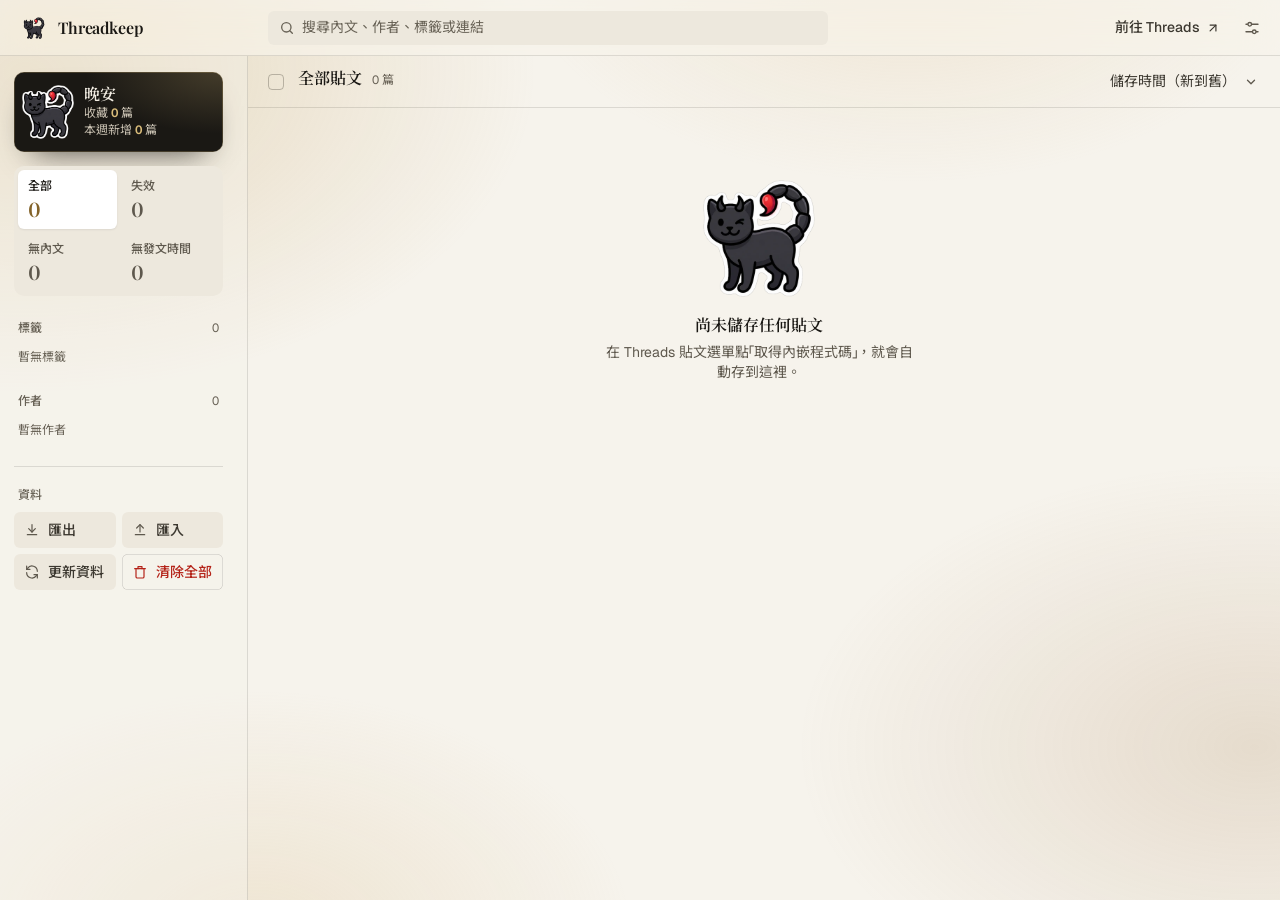
<file: dashboard.html>
<!DOCTYPE html>
<html lang="zh-TW">

<head>
  <meta charset="UTF-8">
  <meta name="color-scheme" content="light dark">
  <link rel="icon" type="image/png" sizes="32x32" href="icons/icon-32.png">
  <meta name="viewport" content="width=device-width, initial-scale=1.0">
  <title>Threadkeep - 控制面板</title>
  <link rel="stylesheet" href="ui.css">
  <link rel="stylesheet" href="dashboard.css">
  <script src="theme.js"></script>
</head>

<body>
  <header class="topbar">
    <div class="brand">
      <img class="brand-mark" src="icons/icon-48.png" alt="" width="28" height="28">
      <h1 class="brand-name display">Threadkeep<span class="sr-only">控制面板</span></h1>
    </div>
    <div class="search topbar-search">
      <svg xmlns="http://www.w3.org/2000/svg" width="16" height="16" viewBox="0 0 24 24" fill="none"
        stroke="currentColor" stroke-width="2" stroke-linecap="round" stroke-linejoin="round" aria-hidden="true">
        <circle cx="11" cy="11" r="7" />
        <line x1="20" y1="20" x2="16.2" y2="16.2" />
      </svg>
      <label class="sr-only" for="searchInput">搜尋內文、作者、標籤或貼文連結</label>
      <input type="search" id="searchInput" class="field" placeholder="搜尋內文、作者、標籤或連結" autocomplete="off">
    </div>
    <div class="topbar-actions">
      <span class="topbar-progress is-hidden" id="updatingStatItem">更新中 <strong id="updatingProgressCount"
          class="num">0/0</strong></span>
      <a href="https://www.threads.com/" target="_blank" rel="noopener noreferrer" class="btn btn-ghost">
        前往 Threads
        <svg xmlns="http://www.w3.org/2000/svg" width="14" height="14" viewBox="0 0 24 24" fill="none"
          stroke="currentColor" stroke-width="2" stroke-linecap="round" stroke-linejoin="round" aria-hidden="true">
          <line x1="7" y1="17" x2="17" y2="7" />
          <polyline points="7 7 17 7 17 17" />
        </svg>
      </a>
      <button class="btn btn-icon" type="button" popovertarget="settingsMenu" aria-label="設定">
        <svg xmlns="http://www.w3.org/2000/svg" width="18" height="18" viewBox="0 0 24 24" fill="none"
          stroke="currentColor" stroke-width="1.8" stroke-linecap="round" stroke-linejoin="round" aria-hidden="true">
          <line x1="4" y1="7" x2="20" y2="7" />
          <line x1="4" y1="17" x2="20" y2="17" />
          <circle cx="9" cy="7" r="2.4" fill="var(--paper)" />
          <circle cx="15" cy="17" r="2.4" fill="var(--paper)" />
        </svg>
      </button>
    </div>
    <div class="menu settings-menu" popover id="settingsMenu" aria-label="設定">
      <label class="menu-row" for="themeSelect">
        <span>外觀</span>
        <span class="select">
          <select id="themeSelect" class="field">
            <option value="system">跟隨系統</option>
            <option value="light">淺色</option>
            <option value="dark">深色</option>
          </select>
        </span>
      </label>
      <div class="menu-sep"></div>
      <label class="menu-row" for="soundEffectsSwitch">
        <span>音效</span>
        <input type="checkbox" class="switch" role="switch" id="soundEffectsSwitch">
      </label>
      <label class="menu-row" for="backgroundMusicSwitch">
        <span>背景音樂</span>
        <input type="checkbox" class="switch" role="switch" id="backgroundMusicSwitch">
      </label>
    </div>
  </header>
  <div class="workspace">
    <nav class="sidebar scroll-area" aria-label="貼文分類與資料">
      <section class="welcome" aria-labelledby="welcomeTitle">
        <img class="welcome-mascot float-mascot" src="images/mascot-320.webp" alt="" width="320" height="334">
        <div class="welcome-text">
          <p class="welcome-title" id="welcomeTitle"></p>
          <p class="welcome-meta"><span>收藏 <strong class="num" id="welcomeTotal">0</strong> 篇</span><span>本週新增
              <strong class="num" id="welcomeWeek">0</strong> 篇</span></p>
        </div>
      </section>
      <div class="view-switch" id="viewNav" role="group" aria-label="貼文分類">
        <button class="view-btn" type="button" data-filter="all" data-title="全部貼文" aria-pressed="true">
          <span class="nav-label">全部</span>
          <span class="view-count num" id="countAll">0</span>
        </button>
        <button class="view-btn" type="button" data-filter="expired" data-title="失效貼文" aria-pressed="false">
          <span class="nav-label">失效</span>
          <span class="view-count num" id="countExpired">0</span>
        </button>
        <button class="view-btn" type="button" data-filter="noContent" data-title="無內文" aria-pressed="false">
          <span class="nav-label">無內文</span>
          <span class="view-count num" id="countNoContent">0</span>
        </button>
        <button class="view-btn" type="button" data-filter="noTimestamp" data-title="無發文時間" aria-pressed="false">
          <span class="nav-label">無發文時間</span>
          <span class="view-count num" id="countNoTimestamp">0</span>
        </button>
      </div>
      <section class="nav-section" aria-labelledby="tagsCloudTitle">
        <h2 class="nav-heading" id="tagsCloudTitle">標籤<span class="nav-heading-count num" id="uniqueTagsCount">0</span>
        </h2>
        <div class="cloud" id="tagsCloud" role="group" aria-labelledby="tagsCloudTitle"></div>
      </section>
      <section class="nav-section" aria-labelledby="authorsCloudTitle">
        <h2 class="nav-heading" id="authorsCloudTitle">作者<span class="nav-heading-count num"
            id="uniqueAuthorsCount">0</span></h2>
        <div class="cloud" id="authorsCloud" role="group" aria-labelledby="authorsCloudTitle"></div>
      </section>
      <section class="nav-section nav-data" aria-labelledby="dataSectionTitle">
        <h2 class="nav-heading" id="dataSectionTitle">資料</h2>
        <div class="data-actions">
          <button class="data-btn" type="button" popovertarget="exportMenu">
            <svg xmlns="http://www.w3.org/2000/svg" width="16" height="16" viewBox="0 0 24 24" fill="none"
              stroke="currentColor" stroke-width="1.8" stroke-linecap="round" stroke-linejoin="round"
              aria-hidden="true">
              <path d="M12 4v11" />
              <polyline points="7 10 12 15 17 10" />
              <path d="M5 19h14" />
            </svg>
            匯出
          </button>
          <button class="data-btn" type="button" id="importBtn">
            <svg xmlns="http://www.w3.org/2000/svg" width="16" height="16" viewBox="0 0 24 24" fill="none"
              stroke="currentColor" stroke-width="1.8" stroke-linecap="round" stroke-linejoin="round"
              aria-hidden="true">
              <path d="M12 15V4" />
              <polyline points="7 9 12 4 17 9" />
              <path d="M5 19h14" />
            </svg>
            匯入
          </button>
          <button class="data-btn" type="button" id="updateTimestampsBtn" aria-describedby="updateTimestampsHint">
            <svg xmlns="http://www.w3.org/2000/svg" width="16" height="16" viewBox="0 0 24 24" fill="none"
              stroke="currentColor" stroke-width="1.8" stroke-linecap="round" stroke-linejoin="round"
              aria-hidden="true">
              <path d="M20 11a8 8 0 0 0-14.6-4.5L4 8" />
              <polyline points="4 3 4 8 9 8" />
              <path d="M4 13a8 8 0 0 0 14.6 4.5L20 16" />
              <polyline points="20 21 20 16 15 16" />
            </svg>
            更新資料
          </button>
          <button class="data-btn data-btn-danger" type="button" id="clearBtn">
            <svg xmlns="http://www.w3.org/2000/svg" width="16" height="16" viewBox="0 0 24 24" fill="none"
              stroke="currentColor" stroke-width="1.8" stroke-linecap="round" stroke-linejoin="round"
              aria-hidden="true">
              <polyline points="4 7 20 7" />
              <path d="M18 7v12a2 2 0 0 1-2 2H8a2 2 0 0 1-2-2V7" />
              <path d="M9 7V4h6v3" />
            </svg>
            清除全部
          </button>
        </div>
        <span class="sr-only" id="updateTimestampsHint">開啟暫時分頁，向 Threads 擷取最新發文時間與內文</span>
        <div class="update-controls is-hidden" id="updateControlsContainer">
          <div class="update-progress-info">
            <span class="update-progress-text num" id="updateProgressText">更新中 (0/0)</span>
            <span class="badge badge-amber" id="updateStatusBadge">執行中</span>
          </div>
          <div class="progress-track">
            <div class="progress-fill" id="updateProgressFill"></div>
          </div>
          <div class="update-btn-group">
            <button class="btn btn-sm" type="button" id="pauseUpdateBtn">暫停</button>
            <button class="btn btn-sm btn-danger" type="button" id="cancelUpdateBtn">停止</button>
          </div>
        </div>
      </section>
      <div class="menu" popover id="exportMenu" data-align="start">
        <p class="menu-label num" id="exportScopeLabel">匯出目前列表</p>
        <button class="menu-item" type="button" id="exportBtn">
          <span class="menu-item-text"><span>僅內嵌碼</span><span class="menu-item-hint">貼進網頁用的 .js 檔</span></span>
        </button>
        <button class="menu-item" type="button" id="exportFeaturedBtn">
          <span class="menu-item-text"><span>精選格式</span><span class="menu-item-hint">Threadfolio 精選貼文用</span></span>
        </button>
        <button class="menu-item" type="button" id="exportFullBtn">
          <span class="menu-item-text"><span>完整備份</span><span class="menu-item-hint">含時間、作者與內文</span></span>
        </button>
      </div>
    </nav>
    <main class="list-pane" id="articlesScroll">
      <div class="list-header">
        <input type="checkbox" class="check" id="selectAllCheckbox" aria-label="全選目前列表的貼文">
        <div class="list-header-main" id="listHeaderMain">
          <h2 class="list-title" id="articleListHeading" tabindex="-1">全部貼文</h2>
          <span class="list-count num" id="resultCount"></span>
          <span class="select list-sort">
            <label class="sr-only" for="sortSelect">排序</label>
            <select id="sortSelect" class="field">
              <option value="savedAt-desc">儲存時間（新到舊）</option>
              <option value="savedAt-asc">儲存時間（舊到新）</option>
              <option value="timestamp-desc">發文時間（新到舊）</option>
              <option value="timestamp-asc">發文時間（舊到新）</option>
              <option value="author-asc">作者（A-Z）</option>
              <option value="author-desc">作者（Z-A）</option>
            </select>
          </span>
        </div>
        <div class="batch-bar is-hidden" id="batchActionsContainer" role="group" aria-label="批次操作">
          <span class="batch-count num" id="selectionInfo">已選取 0 篇</span>
          <button class="btn btn-sm" type="button" id="batchUpdateBtn">更新資料</button>
          <button class="btn btn-sm copy-btn" type="button" id="batchCopyEmbedBtn">
            <span class="copy-label">複製內嵌碼</span>
            <span class="copy-feedback" aria-hidden="true"><span><svg xmlns="http://www.w3.org/2000/svg" width="12"
                  height="12" viewBox="0 0 24 24" fill="none" stroke="currentColor" stroke-width="2.5"
                  stroke-linecap="round" stroke-linejoin="round">
                  <polyline points="20 6 9 17 4 12" />
                </svg>已複製</span></span>
          </button>
          <button class="btn btn-sm btn-danger" type="button" id="batchDeleteBtn">刪除</button>
          <button class="btn btn-sm btn-ghost" type="button" id="clearSelectionBtn">取消選取</button>
        </div>
      </div>
      <div class="post-list scroll-area" id="articlesList">
        <div class="post-rows" id="articlesContainer">
          <div class="empty-state">
            <img class="empty-mascot" src="images/mascot-320.webp" alt="" width="320" height="334">
            <p class="empty-title">尚未儲存任何貼文</p>
            <p class="empty-description">在 Threads 貼文選單點「取得內嵌程式碼」，就會自動存到這裡。</p>
          </div>
        </div>
        <div class="load-more-container" id="loadMoreContainer"></div>
      </div>
    </main>
    <div class="inspector-scrim" id="inspectorScrim"></div>
    <div class="inspector" id="inspector" role="dialog" aria-modal="true" aria-labelledby="previewAuthorTitle">
      <div class="inspector-content" id="inspectorContent">
        <div class="inspector-header">
          <div class="inspector-heading">
            <h2 id="previewAuthorTitle">@author</h2>
            <span class="inspector-counter num" id="previewIndexCounter">第 1 / 1 篇</span>
          </div>
          <div class="inspector-nav">
            <button class="btn btn-icon" type="button" id="previewPrevBtn" title="上一篇（←）" aria-label="上一篇貼文">
              <svg xmlns="http://www.w3.org/2000/svg" width="16" height="16" viewBox="0 0 24 24" fill="none"
                stroke="currentColor" stroke-width="2" stroke-linecap="round" stroke-linejoin="round"
                aria-hidden="true">
                <polyline points="15 18 9 12 15 6" />
              </svg>
            </button>
            <button class="btn btn-icon" type="button" id="previewNextBtn" title="下一篇（→）" aria-label="下一篇貼文">
              <svg xmlns="http://www.w3.org/2000/svg" width="16" height="16" viewBox="0 0 24 24" fill="none"
                stroke="currentColor" stroke-width="2" stroke-linecap="round" stroke-linejoin="round"
                aria-hidden="true">
                <polyline points="9 18 15 12 9 6" />
              </svg>
            </button>
            <button class="btn btn-icon" type="button" id="previewCloseBtn" title="關閉（Esc）" aria-label="關閉預覽">
              <svg xmlns="http://www.w3.org/2000/svg" width="16" height="16" viewBox="0 0 24 24" fill="none"
                stroke="currentColor" stroke-width="2" stroke-linecap="round" stroke-linejoin="round"
                aria-hidden="true">
                <line x1="6" y1="6" x2="18" y2="18" />
                <line x1="18" y1="6" x2="6" y2="18" />
              </svg>
            </button>
          </div>
        </div>
        <div class="preview-tabs" role="tablist" aria-label="預覽模式">
          <button class="preview-tab active" type="button" data-tab="embed" role="tab" aria-selected="true"
            aria-controls="paneEmbed" id="previewTabEmbed">內嵌預覽</button>
          <button class="preview-tab" type="button" data-tab="raw" role="tab" aria-selected="false"
            aria-controls="paneRaw" id="previewTabRaw">原始碼與中繼資料</button>
        </div>
        <div class="inspector-body scroll-area">
          <div class="preview-pane active" id="paneEmbed" role="tabpanel" aria-labelledby="previewTabEmbed"
            tabindex="0">
            <div class="preview-iframe-wrapper" id="previewIframeWrapper">
              <div class="preview-loading" id="previewLoadingSpinner">
                <img class="loading-mascot float-mascot" src="images/mascot-320.webp" alt="" width="320" height="334">
                <span>正在載入 Threads 內嵌卡片</span>
              </div>
              <div class="preview-error-state is-hidden" id="previewErrorState" role="alert">
                <svg xmlns="http://www.w3.org/2000/svg" width="24" height="24" viewBox="0 0 24 24" fill="none"
                  stroke="currentColor" stroke-width="1.8" stroke-linecap="round" stroke-linejoin="round"
                  aria-hidden="true">
                  <circle cx="12" cy="12" r="9" />
                  <line x1="12" y1="8" x2="12" y2="12" />
                  <line x1="12" y1="16" x2="12.01" y2="16" />
                </svg>
                <p class="preview-error-message" id="previewErrorMessage"></p>
                <button class="btn btn-sm" type="button" id="previewRetryBtn">重新載入</button>
              </div>
              <iframe id="previewIframe" class="preview-iframe" src="about:blank" scrolling="no"
                title="Threads 貼文即時預覽"></iframe>
            </div>
          </div>
          <div class="preview-pane" id="paneRaw" role="tabpanel" aria-labelledby="previewTabRaw" tabindex="0" hidden>
            <div class="preview-raw-view" id="previewRawView"></div>
          </div>
        </div>
        <div class="inspector-footer">
          <dl class="inspector-times" id="previewPostTime"></dl>
          <div class="inspector-actions">
            <button class="btn copy-btn" type="button" id="previewCopyEmbedBtn">
              <span class="copy-label">複製內嵌碼</span>
              <span class="copy-feedback" aria-hidden="true"><span><svg xmlns="http://www.w3.org/2000/svg" width="14"
                    height="14" viewBox="0 0 24 24" fill="none" stroke="currentColor" stroke-width="2.5"
                    stroke-linecap="round" stroke-linejoin="round">
                    <polyline points="20 6 9 17 4 12" />
                  </svg>已複製</span></span>
            </button>
            <a class="btn btn-primary" id="previewOpenThreadsLink" target="_blank" rel="noopener noreferrer">
              在 Threads 開啟
              <svg xmlns="http://www.w3.org/2000/svg" width="14" height="14" viewBox="0 0 24 24" fill="none"
                stroke="currentColor" stroke-width="2" stroke-linecap="round" stroke-linejoin="round"
                aria-hidden="true">
                <line x1="7" y1="17" x2="17" y2="7" />
                <polyline points="7 7 17 7 17 17" />
              </svg>
            </a>
          </div>
        </div>
      </div>
    </div>
  </div>
  <div class="modal-overlay" id="confirmModal" role="dialog" aria-modal="true" aria-labelledby="modalTitle"
    aria-describedby="modalMessage">
    <div class="modal-container">
      <div class="modal-header">
        <h2 id="modalTitle">確認操作</h2>
        <button class="modal-close-btn" type="button" id="modalCloseBtn" aria-label="關閉對話框">
          <svg xmlns="http://www.w3.org/2000/svg" width="16" height="16" viewBox="0 0 24 24" fill="none"
            stroke="currentColor" stroke-width="2" stroke-linecap="round" stroke-linejoin="round" aria-hidden="true">
            <line x1="6" y1="6" x2="18" y2="18" />
            <line x1="18" y1="6" x2="6" y2="18" />
          </svg>
        </button>
      </div>
      <div class="modal-body">
        <p id="modalMessage"></p>
      </div>
      <div class="modal-footer">
        <button class="btn" type="button" id="modalCancelBtn">取消</button>
        <button class="btn btn-danger-solid" type="button" id="modalConfirmBtn">確定</button>
      </div>
    </div>
  </div>
  <div class="modal-overlay" id="importModal" role="dialog" aria-modal="true" aria-labelledby="importModalTitle"
    aria-describedby="importModalMessage">
    <div class="modal-container">
      <div class="modal-header">
        <h2 id="importModalTitle">選擇匯入方式</h2>
        <button class="modal-close-btn" type="button" id="importModalCloseBtn" aria-label="關閉對話框">
          <svg xmlns="http://www.w3.org/2000/svg" width="16" height="16" viewBox="0 0 24 24" fill="none"
            stroke="currentColor" stroke-width="2" stroke-linecap="round" stroke-linejoin="round" aria-hidden="true">
            <line x1="6" y1="6" x2="18" y2="18" />
            <line x1="18" y1="6" x2="6" y2="18" />
          </svg>
        </button>
      </div>
      <div class="modal-body">
        <p id="importModalMessage"></p>
        <div class="choice-list">
          <button type="button" class="choice-option" id="importModeMerge" aria-labelledby="importModeMergeTitle"
            aria-describedby="importModeMergeDesc">
            <span class="choice-title" id="importModeMergeTitle">合併資料<span class="sr-only">（</span><span
                class="choice-tag">推薦</span><span class="sr-only">）</span></span>
            <span class="choice-desc" id="importModeMergeDesc">只加入尚未存在的貼文，現有資料完全保留。</span>
          </button>
          <button type="button" class="choice-option choice-option-danger" id="importModeOverwrite"
            aria-labelledby="importModeOverwriteTitle" aria-describedby="importModeOverwriteDesc">
            <span class="choice-title" id="importModeOverwriteTitle">完全覆寫</span>
            <span class="choice-desc" id="importModeOverwriteDesc">刪除目前全部貼文，改以匯入的內容取代。此動作無法復原。</span>
          </button>
        </div>
      </div>
      <div class="modal-footer">
        <button class="btn" type="button" id="importModalCancelBtn">取消匯入</button>
      </div>
    </div>
  </div>
  <div class="toast-container" id="toastContainer" role="status" aria-live="polite" aria-atomic="false"></div>
  <div class="sr-only" id="liveStatus" role="status" aria-live="polite" aria-atomic="true"></div>
  <input type="file" id="importFileInput" accept=".js,.json" class="is-hidden" title="匯入資料檔案">
  <script src="article-store.js"></script>
  <script src="ui.js"></script>
  <script src="sound.js"></script>
  <script src="dashboard.js"></script>
</body>

</html>
</file>
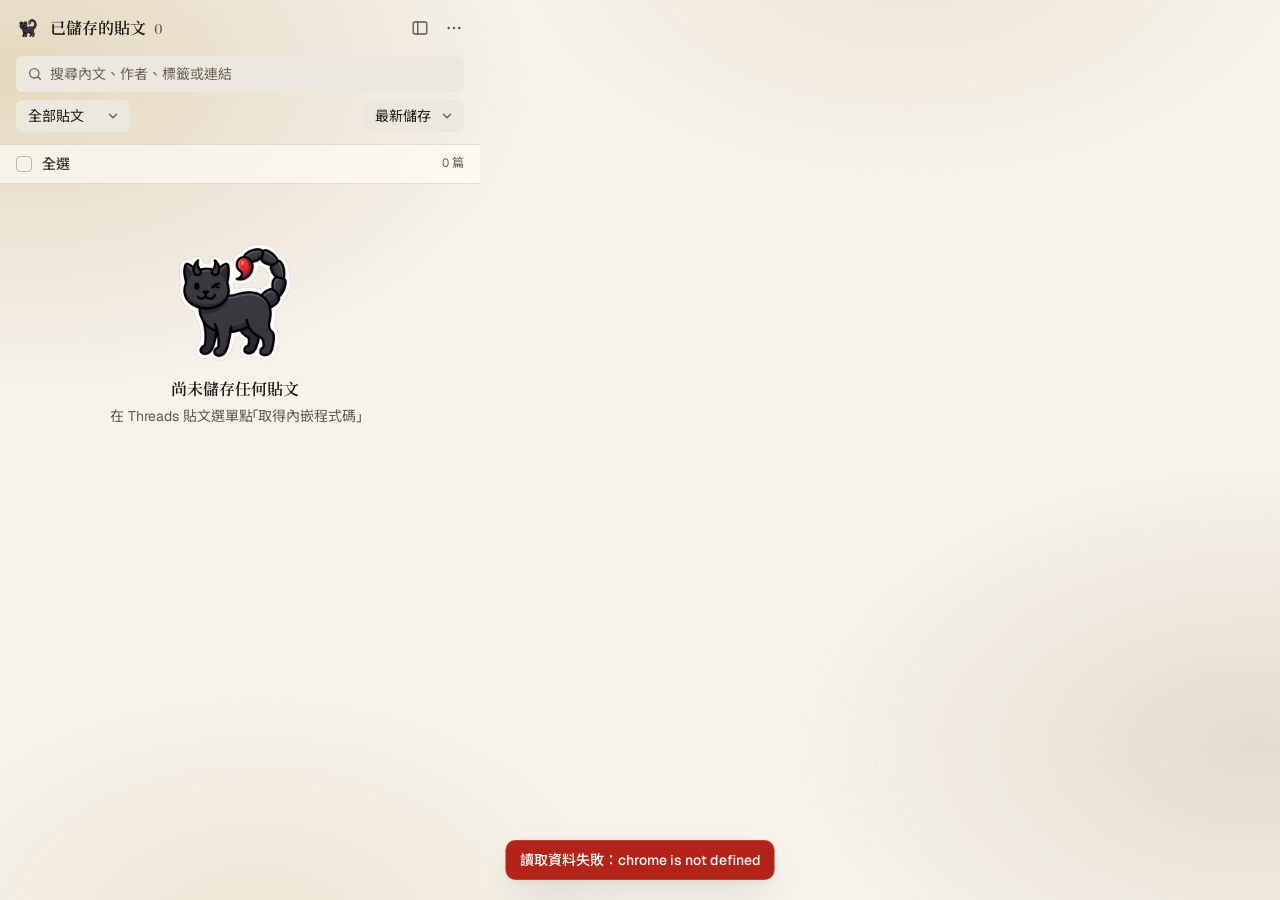
<file: popup.html>
<!DOCTYPE html>
<html lang="zh-TW">

<head>
  <meta charset="UTF-8">
  <meta name="color-scheme" content="light dark">
  <link rel="icon" type="image/png" sizes="32x32" href="icons/icon-32.png">
  <meta name="viewport" content="width=device-width, initial-scale=1.0">
  <title>Threadkeep</title>
  <link rel="stylesheet" href="ui.css">
  <link rel="stylesheet" href="popup.css">
  <script src="theme.js"></script>
</head>

<body>
  <header class="popup-header">
    <div class="popup-title">
      <img class="popup-mark" src="icons/icon-32.png" alt="" width="24" height="24">
      <h1>已儲存的貼文 <span class="popup-total num" id="totalCount">0</span></h1>
    </div>
    <div class="popup-header-actions">
      <button class="btn btn-icon" id="openDashboardBtn" type="button" aria-label="開啟控制面板" title="開啟控制面板">
        <svg xmlns="http://www.w3.org/2000/svg" width="18" height="18" viewBox="0 0 24 24" fill="none"
          stroke="currentColor" stroke-width="1.8" stroke-linecap="round" stroke-linejoin="round" aria-hidden="true">
          <rect x="3" y="4" width="18" height="16" rx="2" />
          <line x1="9" y1="4" x2="9" y2="20" />
        </svg>
      </button>
      <button class="btn btn-icon" id="moreMenuBtn" type="button" popovertarget="moreMenu" aria-label="更多" title="更多">
        <svg xmlns="http://www.w3.org/2000/svg" width="18" height="18" viewBox="0 0 24 24" fill="currentColor"
          aria-hidden="true">
          <circle cx="5" cy="12" r="1.7" />
          <circle cx="12" cy="12" r="1.7" />
          <circle cx="19" cy="12" r="1.7" />
        </svg>
      </button>
    </div>
    <div class="menu" id="moreMenu" popover>
      <div class="menu-label" id="exportMenuLabel">匯出</div>
      <button class="menu-item" id="exportBtn" type="button" aria-labelledby="exportBtnTitle"
        aria-describedby="exportBtnHint">
        <span class="menu-item-text">
          <span id="exportBtnTitle"><span class="sr-only">匯出：</span>僅內嵌碼</span>
          <span class="menu-item-hint" id="exportBtnHint">貼進網頁用的 .js 檔</span>
        </span>
      </button>
      <button class="menu-item" id="exportFeaturedBtn" type="button" aria-labelledby="exportFeaturedBtnTitle"
        aria-describedby="exportFeaturedBtnHint">
        <span class="menu-item-text">
          <span id="exportFeaturedBtnTitle"><span class="sr-only">匯出：</span>精選格式</span>
          <span class="menu-item-hint" id="exportFeaturedBtnHint">Threadfolio 精選貼文用</span>
        </span>
      </button>
      <button class="menu-item" id="exportFullBtn" type="button" aria-labelledby="exportFullBtnTitle"
        aria-describedby="exportFullBtnHint">
        <span class="menu-item-text">
          <span id="exportFullBtnTitle"><span class="sr-only">匯出：</span>完整備份</span>
          <span class="menu-item-hint" id="exportFullBtnHint">含時間、作者與內文</span>
        </span>
      </button>
      <div class="menu-sep"></div>
      <button class="menu-item" id="importBtn" type="button">匯入…</button>
      <div class="menu-sep"></div>
      <button class="menu-item menu-item-danger" id="clearBtn" type="button">清除全部</button>
    </div>
  </header>
  <main class="popup-main">
    <div class="popup-controls">
      <div class="search">
        <svg xmlns="http://www.w3.org/2000/svg" width="16" height="16" viewBox="0 0 24 24" fill="none"
          stroke="currentColor" stroke-width="2" stroke-linecap="round" stroke-linejoin="round" aria-hidden="true">
          <circle cx="11" cy="11" r="7" />
          <line x1="20" y1="20" x2="16.2" y2="16.2" />
        </svg>
        <label class="sr-only" for="searchInput">搜尋內文、作者、標籤或貼文連結</label>
        <input type="text" class="field" id="searchInput" placeholder="搜尋內文、作者、標籤或連結" autocomplete="off">
      </div>
      <div class="popup-toolbar">
        <label class="sr-only" for="filterSelect">篩選</label>
        <div class="select popup-filter">
          <select id="filterSelect" class="field">
            <option value="all">全部貼文</option>
            <option value="author">按作者</option>
            <option value="tag">按標籤</option>
            <option value="noContent">無內文</option>
            <option value="noTimestamp">無發文時間</option>
            <option value="expired">失效貼文</option>
          </select>
        </div>
        <div id="filterValueContainer" class="select popup-filter-value is-hidden">
          <label class="sr-only" for="filterValueSelect">篩選數值</label>
          <select id="filterValueSelect" class="field">
            <option value="">全部</option>
          </select>
        </div>
        <label class="sr-only" for="sortSelect">排序</label>
        <div class="select popup-sort">
          <select id="sortSelect" class="field">
            <option value="savedAt-desc">最新儲存</option>
            <option value="savedAt-asc">最早儲存</option>
            <option value="timestamp-desc">最新發文</option>
            <option value="timestamp-asc">最早發文</option>
            <option value="author-asc">作者 A–Z</option>
            <option value="author-desc">作者 Z–A</option>
          </select>
        </div>
      </div>
    </div>
    <div class="list-bar">
      <label class="list-bar-select">
        <input type="checkbox" class="check" id="selectAllCheckbox">
        <span>全選</span>
      </label>
      <span id="selectionInfo" class="list-bar-info num is-hidden"></span>
      <span class="list-bar-count num" id="articleCount">0 篇</span>
      <button class="btn btn-ghost btn-sm is-hidden" id="clearSelectionBtn" type="button">取消選取</button>
    </div>
    <section class="popup-list scroll-area" id="articlesScroll" aria-labelledby="articleListHeading">
      <h2 class="sr-only" id="articleListHeading" tabindex="-1">貼文列表</h2>
      <div class="article-list" id="articlesContainer">
        <div class="empty-state">
          <img class="empty-mascot" src="images/mascot-320.webp" alt="" width="320" height="334">
          <p class="empty-title">尚未儲存任何貼文</p>
          <p class="empty-description">在 Threads 貼文選單點「取得內嵌程式碼」</p>
        </div>
      </div>
      <div class="load-more-container" id="loadMoreContainer"></div>
    </section>
  </main>
  <div class="modal-overlay" id="confirmModal" role="dialog" aria-modal="true" aria-labelledby="confirmModalTitle"
    aria-describedby="confirmModalMessage" hidden>
    <div class="modal-container">
      <div class="modal-header">
        <h2 id="confirmModalTitle">確認操作</h2>
        <button class="modal-close-btn" id="confirmModalCloseBtn" type="button" aria-label="關閉對話框">
          <svg xmlns="http://www.w3.org/2000/svg" width="18" height="18" viewBox="0 0 24 24" fill="none"
            stroke="currentColor" stroke-width="2" stroke-linecap="round" aria-hidden="true">
            <line x1="6" y1="6" x2="18" y2="18" />
            <line x1="18" y1="6" x2="6" y2="18" />
          </svg>
        </button>
      </div>
      <div class="modal-body">
        <p id="confirmModalMessage"></p>
      </div>
      <div class="modal-footer">
        <button class="btn" id="confirmModalCancelBtn" type="button">取消</button>
        <button class="btn btn-danger-solid" id="confirmModalConfirmBtn" type="button">確定</button>
      </div>
    </div>
  </div>
  <div class="modal-overlay" id="importSourceModal" role="dialog" aria-modal="true"
    aria-labelledby="importSourceModalTitle" hidden>
    <div class="modal-container">
      <div class="modal-header">
        <h2 id="importSourceModalTitle">匯入資料</h2>
        <button class="modal-close-btn" id="importSourceCloseBtn" type="button" aria-label="關閉對話框">
          <svg xmlns="http://www.w3.org/2000/svg" width="18" height="18" viewBox="0 0 24 24" fill="none"
            stroke="currentColor" stroke-width="2" stroke-linecap="round" aria-hidden="true">
            <line x1="6" y1="6" x2="18" y2="18" />
            <line x1="18" y1="6" x2="6" y2="18" />
          </svg>
        </button>
      </div>
      <div class="modal-body">
        <div class="choice-list">
          <button class="choice-option" id="importSourceFileBtn" type="button" aria-labelledby="importSourceFileTitle"
            aria-describedby="importSourceFileDesc">
            <span class="choice-title" id="importSourceFileTitle">選擇檔案</span>
            <span class="choice-desc" id="importSourceFileDesc">讀取先前匯出的 .js 或 .json 檔</span>
          </button>
          <button class="choice-option" id="importSourcePasteBtn" type="button" aria-labelledby="importSourcePasteTitle"
            aria-describedby="importSourcePasteDesc">
            <span class="choice-title" id="importSourcePasteTitle">貼上內容</span>
            <span class="choice-desc" id="importSourcePasteDesc">貼上匯出檔的文字</span>
          </button>
        </div>
      </div>
      <div class="modal-footer">
        <button class="btn" id="importSourceCancelBtn" type="button">取消</button>
      </div>
    </div>
  </div>
  <div class="modal-overlay" id="importPasteModal" role="dialog" aria-modal="true"
    aria-labelledby="importPasteModalTitle" hidden>
    <div class="modal-container">
      <div class="modal-header">
        <h2 id="importPasteModalTitle">貼上匯入內容</h2>
        <button class="modal-close-btn" id="importPasteCloseBtn" type="button" aria-label="關閉對話框">
          <svg xmlns="http://www.w3.org/2000/svg" width="18" height="18" viewBox="0 0 24 24" fill="none"
            stroke="currentColor" stroke-width="2" stroke-linecap="round" aria-hidden="true">
            <line x1="6" y1="6" x2="18" y2="18" />
            <line x1="18" y1="6" x2="6" y2="18" />
          </svg>
        </button>
      </div>
      <div class="modal-body">
        <label class="field-label" for="importPasteTextarea">匯出檔內容（JS 或 JSON）</label>
        <textarea id="importPasteTextarea" class="field" rows="8" spellcheck="false"></textarea>
        <p class="field-error is-hidden" id="importPasteError" role="alert"></p>
      </div>
      <div class="modal-footer">
        <button class="btn" id="importPasteCancelBtn" type="button">取消</button>
        <button class="btn btn-primary" id="importPasteNextBtn" type="button">下一步</button>
      </div>
    </div>
  </div>
  <div class="modal-overlay" id="importModeModal" role="dialog" aria-modal="true" aria-labelledby="importModeModalTitle"
    aria-describedby="importModeModalMessage" hidden>
    <div class="modal-container">
      <div class="modal-header">
        <h2 id="importModeModalTitle">選擇匯入方式</h2>
        <button class="modal-close-btn" id="importModeCloseBtn" type="button" aria-label="關閉對話框">
          <svg xmlns="http://www.w3.org/2000/svg" width="18" height="18" viewBox="0 0 24 24" fill="none"
            stroke="currentColor" stroke-width="2" stroke-linecap="round" aria-hidden="true">
            <line x1="6" y1="6" x2="18" y2="18" />
            <line x1="18" y1="6" x2="6" y2="18" />
          </svg>
        </button>
      </div>
      <div class="modal-body">
        <p id="importModeModalMessage"></p>
        <div class="choice-list">
          <button class="choice-option" id="importModeMergeBtn" type="button" aria-labelledby="importModeMergeTitle"
            aria-describedby="importModeMergeDesc">
            <span class="choice-title" id="importModeMergeTitle">合併資料<span class="sr-only">（</span><span
                class="choice-tag">推薦</span><span class="sr-only">）</span></span>
            <span class="choice-desc" id="importModeMergeDesc">只加入還沒有的貼文，現有資料不變</span>
          </button>
          <button class="choice-option choice-option-danger" id="importModeOverwriteBtn" type="button"
            aria-labelledby="importModeOverwriteTitle" aria-describedby="importModeOverwriteDesc">
            <span class="choice-title" id="importModeOverwriteTitle">完全覆寫</span>
            <span class="choice-desc" id="importModeOverwriteDesc">刪除目前全部貼文，改以匯入的內容取代，無法復原</span>
          </button>
        </div>
      </div>
      <div class="modal-footer">
        <button class="btn" id="importModeCancelBtn" type="button">取消匯入</button>
      </div>
    </div>
  </div>
  <div class="toast-container" id="toastContainer" role="status" aria-live="polite" aria-atomic="false"></div>
  <div class="sr-only" id="liveStatus" role="status" aria-live="polite" aria-atomic="true"></div>
  <input type="file" id="importFileInput" accept=".js,.json" class="is-hidden" title="匯入資料檔案">
  <script src="article-store.js"></script>
  <script src="ui.js"></script>
  <script src="sound.js"></script>
  <script src="popup.js"></script>
</body>

</html>
</file>
<file: ui.css>
@import url('https://fonts.googleapis.com/css2?family=Playfair+Display:wght@400..800&family=Noto+Serif+TC:wght@400..800&family=Geist:wght@100..900&family=Geist+Mono:wght@100..900&family=Noto+Sans+TC:wght@100..900&display=swap');

@property --peek-fade {
    syntax: '<percentage>';
    inherits: false;
    initial-value: 0%;
}

:root {
    color-scheme: light dark;
    --paper: light-dark(#f6f3ec, #12110f);
    --sheet: light-dark(#fffdf8, #1a1916);
    --raised: light-dark(#ffffff, #22201c);
    --wash: light-dark(#ede8dd, #26241f);
    --wash-strong: light-dark(#e4ddcf, #302d27);
    --hairline: light-dark(rgb(26 24 20 / 0.12), rgb(242 237 227 / 0.1));
    --hairline-strong: light-dark(rgb(26 24 20 / 0.22), rgb(242 237 227 / 0.18));
    --ink: light-dark(#1a1814, #f2ede3);
    --ink-2: light-dark(#3b372f, #d6cfc2);
    --ink-3: light-dark(#5e584d, #ada597);
    --ink-4: light-dark(#686256, #958d80);
    --on-ink: light-dark(#fbf8f2, #12110f);
    --primary: light-dark(#1a1814, #f2ede3);
    --primary-hover: light-dark(#34302a, #ffffff);
    --on-primary: light-dark(#fbf8f2, #12110f);
    --accent: light-dark(#83632a, #d9bc7a);
    --accent-hover: light-dark(#6b501f, #e8d19c);
    --on-accent: light-dark(#ffffff, #12110f);
    --accent-wash: light-dark(rgb(131 99 42 / 0.08), rgb(217 188 122 / 0.12));
    --accent-wash-strong: light-dark(rgb(131 99 42 / 0.14), rgb(217 188 122 / 0.2));
    --noir: #1a1814;
    --noir-ink: #f2ede3;
    --noir-muted: #c9c1b2;
    --champagne: #d9bc7a;
    --tag-bg: light-dark(#f1e9d6, #2b261c);
    --tag-bg-hover: light-dark(#e9dcc0, #352e21);
    --tag-ink: light-dark(#6b5020, #e3c98f);
    --danger: light-dark(#b42318, #f97066);
    --danger-hover: light-dark(#912018, #fda29b);
    --on-danger: light-dark(#ffffff, #12110f);
    --danger-wash: light-dark(rgb(180 35 24 / 0.08), rgb(249 112 102 / 0.12));
    --danger-wash-strong: light-dark(rgb(180 35 24 / 0.14), rgb(249 112 102 / 0.2));
    --amber: light-dark(#8a5a12, #e0b25c);
    --amber-wash: light-dark(rgb(138 90 18 / 0.1), rgb(224 178 92 / 0.12));
    --focus: light-dark(#83632a, #d9bc7a);
    --selected: var(--accent-wash);
    --switch-off: light-dark(#8c8576, #7a7366);
    --switch-knob: light-dark(#ffffff, #f2ede3);
    --mark-tile: light-dark(transparent, #f2ede3);
    --scrim: light-dark(rgb(26 24 20 / 0.34), rgb(0 0 0 / 0.62));
    --glow-1: light-dark(rgb(196 160 92 / 0.32), rgb(217 188 122 / 0.14));
    --glow-2: light-dark(rgb(222 196 150 / 0.3), rgb(190 160 110 / 0.1));
    --glow-3: light-dark(rgb(168 128 84 / 0.2), rgb(160 120 80 / 0.11));
    --spotlight: light-dark(rgb(214 182 112 / 0.3), rgb(217 188 122 / 0.14));
    --spotlight-card: light-dark(rgb(217 188 122 / 0.2), rgb(217 188 122 / 0.12));
    --shadow-lift: 0 16px 32px -18px light-dark(rgb(60 44 16 / 0.32), rgb(0 0 0 / 0.75));
    --shadow-float: 0 16px 40px -12px light-dark(rgb(26 24 20 / 0.22), rgb(0 0 0 / 0.72)), 0 2px 6px light-dark(rgb(26 24 20 / 0.06), rgb(0 0 0 / 0.4));
    --icon-check: url("data:image/svg+xml;utf8,<svg xmlns='http://www.w3.org/2000/svg' viewBox='0 0 24 24' fill='none' stroke='black' stroke-width='3.5' stroke-linecap='round' stroke-linejoin='round'><polyline points='20 6 9 17 4 12'/></svg>");
    --icon-dash: url("data:image/svg+xml;utf8,<svg xmlns='http://www.w3.org/2000/svg' viewBox='0 0 24 24' fill='none' stroke='black' stroke-width='4' stroke-linecap='round'><line x1='5' y1='12' x2='19' y2='12'/></svg>");
    --icon-chevron: url("data:image/svg+xml;utf8,<svg xmlns='http://www.w3.org/2000/svg' viewBox='0 0 24 24' fill='none' stroke='black' stroke-width='2.2' stroke-linecap='round' stroke-linejoin='round'><polyline points='6 9 12 15 18 9'/></svg>");
    --font-sans: 'Geist', 'Noto Sans TC', system-ui, sans-serif;
    --font-display: 'Playfair Display', 'Noto Serif TC', serif;
    --font-mono: 'Geist Mono', ui-monospace, Consolas, monospace;
    --fs-meta: 12px;
    --fs-ui: 14px;
    --fs-read: 16px;
    --fs-title: 20px;
    --lh-ui: 1.45;
    --lh-read: 1.7;
    --fw-regular: 400;
    --fw-medium: 500;
    --fw-semibold: 600;
    --r-control: 6px;
    --r-float: 10px;
    --control-h: 32px;
    --field-h: 36px;
    --ease-out: cubic-bezier(0.22, 1, 0.36, 1);
    --dur-fast: 120ms;
    --dur: 180ms;
    --dur-slow: 280ms;
    --spring-snap: linear(0, 0.096, 0.269, 0.436, 0.575, 0.684, 0.766, 0.827, 0.873, 0.907, 0.931, 0.95, 0.963, 0.973, 0.98, 0.985, 0.989, 0.992, 0.994, 0.996, 0.997, 0.998, 0.998, 0.999, 1);
    --spring-snap-duration: 370ms;
    --spring-pop: linear(0, 0.045, 0.161, 0.32, 0.498, 0.673, 0.833, 0.966, 1.069, 1.139, 1.18, 1.195, 1.189, 1.168, 1.138, 1.104, 1.07, 1.038, 1.011, 0.99, 0.975, 0.966, 0.962, 0.963, 0.966, 0.972, 0.978, 0.985, 0.992, 0.997, 1.001, 1.004, 1.006, 1.007, 1.007, 1.007, 1.006, 1.004, 1.003, 1.002, 1.001, 1, 0.999, 0.999, 0.999, 0.999, 0.999, 0.999, 1);
    --spring-pop-duration: 780ms;
    --stream-char-duration: 90ms;
    --stream-char-stagger: 30ms;
    --stream-blur: 6px;
    --feedback-fade: 0.24s;
    accent-color: var(--accent);
    scrollbar-color: var(--hairline-strong) transparent;
}

:root[data-theme="light"] {
    color-scheme: light;
}

:root[data-theme="dark"] {
    color-scheme: dark;
    --fw-regular: 360;
    --fw-medium: 460;
    --fw-semibold: 560;
}

@media (prefers-color-scheme: dark) {
    :root:not([data-theme="light"]) {
        --fw-regular: 360;
        --fw-medium: 460;
        --fw-semibold: 560;
    }
}

*,
*::before,
*::after {
    margin: 0;
    padding: 0;
    box-sizing: border-box;
}

html {
    background: var(--paper);
}

body {
    font-family: var(--font-sans);
    font-size: var(--fs-ui);
    font-weight: var(--fw-regular);
    line-height: var(--lh-ui);
    color: var(--ink);
    background: var(--paper);
    isolation: isolate;
    -webkit-font-smoothing: antialiased;
}

body::before {
    content: "";
    position: fixed;
    inset: -25%;
    z-index: -1;
    pointer-events: none;
    background:
        radial-gradient(38% 34% at 18% 22%, var(--glow-1), transparent 70%),
        radial-gradient(34% 30% at 82% 72%, var(--glow-3), transparent 70%),
        radial-gradient(30% 26% at 64% 12%, var(--glow-2), transparent 70%),
        radial-gradient(28% 26% at 30% 86%, var(--glow-2), transparent 70%);
    animation: ambientDrift 28s ease-in-out infinite alternate;
}

body::after {
    content: "";
    position: fixed;
    inset: 0;
    z-index: -1;
    pointer-events: none;
    background: radial-gradient(560px circle at var(--pointer-x) var(--pointer-y), var(--spotlight), transparent 65%);
    opacity: 0;
    transition: opacity 0.5s ease;
}

:root[data-pointer="active"] body::after {
    opacity: 1;
}

.article-card {
    isolation: isolate;
}

.article-card::before {
    content: "";
    position: absolute;
    inset: 0;
    z-index: -1;
    border-radius: inherit;
    background: radial-gradient(300px circle at var(--spot-x) var(--spot-y), var(--spotlight-card), transparent 70%);
    opacity: 0;
    transition: opacity var(--dur) ease;
    pointer-events: none;
}

.article-card:hover::before {
    opacity: 1;
}

@keyframes ambientDrift {
    0% {
        translate: 0 0;
        rotate: 0deg;
        scale: 1;
    }

    50% {
        translate: 5% -4%;
        rotate: 10deg;
        scale: 1.1;
    }

    100% {
        translate: -4% 5%;
        rotate: -8deg;
        scale: 1;
    }
}

.tag-chip {
    display: inline-flex;
    align-items: center;
    gap: 4px;
    min-height: 22px;
    padding: 1px 8px;
    border-radius: 999px;
    background: var(--tag-bg);
    color: var(--tag-ink);
    font-size: var(--fs-meta);
    font-weight: var(--fw-medium);
    white-space: nowrap;
    transition: background-color var(--dur-fast) ease, color var(--dur-fast) ease;
}

button.tag-chip:hover {
    background: var(--tag-bg-hover);
}

.tag-chip[aria-pressed="true"] {
    background: var(--primary);
    color: var(--on-primary);
}

.display {
    font-family: var(--font-display);
    letter-spacing: -0.01em;
}

button,
input,
select,
textarea {
    font: inherit;
    color: inherit;
}

button {
    background: none;
    border: 0;
    cursor: pointer;
}

a {
    color: inherit;
}

strong,
b,
th {
    font-weight: var(--fw-semibold);
}

svg {
    vertical-align: -0.125em;
    flex-shrink: 0;
}

p {
    text-wrap: pretty;
}

:focus-visible {
    outline: 2px solid var(--focus);
    outline-offset: 2px;
}

::selection {
    background: color-mix(in srgb, var(--focus) 26%, transparent);
}

.sr-only {
    position: absolute;
    width: 1px;
    height: 1px;
    padding: 0;
    margin: -1px;
    overflow: hidden;
    clip: rect(0, 0, 0, 0);
    white-space: nowrap;
    border: 0;
}

.is-hidden {
    display: none !important;
}

.num {
    font-variant-numeric: lining-nums tabular-nums;
}

.scroll-area {
    position: relative;
    overflow-y: auto;
    overscroll-behavior: contain;
    scrollbar-width: thin;
    scrollbar-gutter: stable;
}

.btn {
    position: relative;
    display: inline-flex;
    align-items: center;
    justify-content: center;
    gap: 6px;
    min-height: var(--control-h);
    padding: 0 12px;
    border-radius: var(--r-control);
    background: var(--wash);
    color: var(--ink);
    font-size: var(--fs-ui);
    font-weight: var(--fw-medium);
    line-height: 1.2;
    white-space: nowrap;
    text-decoration: none;
    transition: background-color var(--dur-fast) ease, color var(--dur-fast) ease, opacity var(--dur-fast) ease, scale var(--dur-fast) ease;
}

.btn:not(:disabled):hover {
    background: var(--wash-strong);
}

.btn:not(:disabled):active {
    scale: 0.98;
}

.btn:disabled {
    opacity: 0.4;
    cursor: not-allowed;
}

.btn-primary {
    background: var(--primary);
    color: var(--on-primary);
}

.btn-primary:not(:disabled):hover {
    background: var(--primary-hover);
}

.btn-ghost {
    background: transparent;
    color: var(--ink-2);
}

.btn-ghost:not(:disabled):hover {
    background: var(--wash);
    color: var(--ink);
}

.btn-danger {
    background: transparent;
    color: var(--danger);
}

.btn-danger:not(:disabled):hover {
    background: var(--danger-wash);
    color: var(--danger-hover);
}

.btn-danger-solid {
    background: var(--danger);
    color: var(--on-danger);
}

.btn-danger-solid:not(:disabled):hover {
    background: var(--danger-hover);
}

.btn-sm {
    min-height: 28px;
    padding: 0 10px;
}

.btn-icon {
    width: var(--control-h);
    padding: 0;
    background: transparent;
    color: var(--ink-3);
}

.btn-icon:not(:disabled):hover {
    background: var(--wash);
    color: var(--ink);
}

.btn-icon.btn-danger:not(:disabled):hover {
    background: var(--danger-wash);
    color: var(--danger);
}

.btn-icon.btn-sm {
    width: 28px;
}

.field {
    width: 100%;
    min-height: var(--field-h);
    padding: 0 12px;
    border: 0;
    border-radius: var(--r-control);
    background: var(--wash);
    color: var(--ink);
    font-size: var(--fs-ui);
    transition: background-color var(--dur-fast) ease;
}

.field::placeholder {
    color: var(--ink-4);
}

.field:hover {
    background: var(--wash-strong);
}

.field:focus-visible,
.field:focus {
    outline: 2px solid var(--focus);
    outline-offset: 0;
    background: var(--raised);
}

select.field {
    appearance: none;
    padding-right: 32px;
    cursor: pointer;
}

textarea.field {
    padding: 10px 12px;
    min-height: 140px;
    resize: vertical;
    font-family: var(--font-mono);
    font-size: var(--fs-meta);
    line-height: 1.6;
}

.select {
    position: relative;
    display: inline-flex;
    min-width: 0;
}

.select>select {
    width: 100%;
}

.select::after {
    content: "";
    position: absolute;
    right: 10px;
    top: 50%;
    width: 14px;
    height: 14px;
    translate: 0 -50%;
    background: var(--ink-3);
    mask: var(--icon-chevron) center / contain no-repeat;
    pointer-events: none;
}

.search {
    position: relative;
    display: flex;
    align-items: center;
}

.search>svg {
    position: absolute;
    left: 11px;
    color: var(--ink-4);
    pointer-events: none;
}

.search>.field {
    padding-left: 34px;
}

.check {
    appearance: none;
    display: inline-grid;
    place-content: center;
    width: 16px;
    height: 16px;
    flex-shrink: 0;
    border: 1.5px solid var(--ink-4);
    border-radius: 4px;
    background: transparent;
    cursor: pointer;
    transition: background-color var(--dur-fast) ease, border-color var(--dur-fast) ease;
}

.check::before {
    content: "";
    width: 10px;
    height: 10px;
    background: var(--on-primary);
    mask: var(--check-icon, var(--icon-check)) center / contain no-repeat;
    scale: 0;
    transition: scale var(--spring-pop-duration) var(--spring-pop);
}

.check:hover {
    border-color: var(--ink-2);
}

.check:checked,
.check:indeterminate {
    background: var(--primary);
    border-color: var(--primary);
}

.check:checked {
    --check-icon: var(--icon-check);
}

.check:indeterminate {
    --check-icon: var(--icon-dash);
}

.check:is(:checked, :indeterminate)::before {
    scale: 1;
}

.check:disabled {
    opacity: 0.4;
    cursor: not-allowed;
}

.switch {
    appearance: none;
    position: relative;
    width: 32px;
    height: 18px;
    flex-shrink: 0;
    border-radius: 999px;
    background: var(--switch-off);
    cursor: pointer;
    transition: background-color var(--dur) ease;
}

.switch::before {
    content: "";
    position: absolute;
    top: 2px;
    left: 2px;
    width: 14px;
    height: 14px;
    border-radius: 50%;
    background: var(--switch-knob);
    box-shadow: 0 1px 2px rgb(0 0 0 / 0.25);
    transition: translate var(--spring-snap-duration) var(--spring-snap), background-color var(--dur) ease;
}

.switch:checked {
    background: var(--primary);
}

.switch:checked::before {
    translate: 14px 0;
    background: var(--on-primary);
}

.tag {
    padding: 0;
    color: var(--ink-3);
    font-size: var(--fs-meta);
    font-weight: var(--fw-medium);
    text-decoration: none;
    text-underline-offset: 3px;
    transition: color var(--dur-fast) ease;
}

button.tag:hover,
a.tag:hover {
    color: var(--ink);
    text-decoration: underline;
    text-decoration-thickness: 0.5px;
}

.tag[aria-pressed="true"] {
    color: var(--accent);
    font-weight: var(--fw-semibold);
}

.badge {
    display: inline-flex;
    align-items: center;
    gap: 4px;
    padding: 1px 6px;
    border-radius: 4px;
    background: var(--wash);
    color: var(--ink-3);
    font-size: var(--fs-meta);
    font-weight: var(--fw-medium);
    font-variant-numeric: tabular-nums;
    white-space: nowrap;
}

.badge-danger {
    background: var(--danger-wash);
    color: var(--danger);
}

.badge-amber {
    background: var(--amber-wash);
    color: var(--amber);
}

.menu {
    position: fixed;
    inset: auto;
    margin: 0;
    min-width: 220px;
    max-width: min(320px, calc(100vw - 16px));
    padding: 4px;
    border: 0.5px solid var(--hairline-strong);
    border-radius: var(--r-float);
    background: var(--raised);
    color: var(--ink);
    box-shadow: var(--shadow-float);
    opacity: 0;
    translate: 0 -4px;
    transition-property: opacity, translate, display, overlay;
    transition-duration: var(--dur-fast);
    transition-timing-function: var(--ease-out);
    transition-behavior: allow-discrete;
}

.menu:popover-open {
    opacity: 1;
    translate: 0 0;
}

@starting-style {
    .menu:popover-open {
        opacity: 0;
        translate: 0 -4px;
    }
}

.menu-label {
    padding: 8px 10px 4px;
    color: var(--ink-4);
    font-size: var(--fs-meta);
    font-weight: var(--fw-medium);
}

.menu-item {
    display: flex;
    align-items: center;
    gap: 10px;
    width: 100%;
    min-height: 34px;
    padding: 6px 10px;
    border-radius: calc(var(--r-float) - 4px);
    color: var(--ink);
    font-size: var(--fs-ui);
    text-align: left;
    text-decoration: none;
    transition: background-color var(--dur-fast) ease;
}

.menu-item:hover {
    background: var(--wash);
}

.menu-item:focus-visible {
    outline-offset: -2px;
}

.menu-item>svg {
    color: var(--ink-3);
}

.menu-item-text {
    display: flex;
    flex-direction: column;
    min-width: 0;
}

.menu-item-hint {
    color: var(--ink-4);
    font-size: var(--fs-meta);
}

.menu-item-danger,
.menu-item-danger>svg {
    color: var(--danger);
}

.menu-item-danger:hover {
    background: var(--danger-wash);
}

.menu-sep {
    height: 0.5px;
    margin: 4px 6px;
    background: var(--hairline-strong);
}

.menu-row {
    display: flex;
    align-items: center;
    justify-content: space-between;
    gap: 16px;
    min-height: 38px;
    padding: 4px 10px;
    cursor: pointer;
}

.menu-row .select {
    flex: 0 0 auto;
}

.menu-row select.field {
    min-height: var(--control-h);
    width: auto;
}

.modal-overlay {
    position: fixed;
    inset: 0;
    z-index: 1000;
    display: flex;
    align-items: center;
    justify-content: center;
    padding: 16px;
    background: var(--scrim);
    opacity: 0;
    visibility: hidden;
    pointer-events: none;
    transition: opacity var(--dur) ease, visibility 0s linear var(--dur);
}

.modal-overlay[hidden] {
    display: none;
}

.modal-overlay.active {
    opacity: 1;
    visibility: visible;
    pointer-events: auto;
    transition: opacity var(--dur) ease, visibility 0s;
}

.modal-container {
    width: min(100%, 440px);
    max-height: calc(100vh - 32px);
    display: flex;
    flex-direction: column;
    border: 0.5px solid var(--hairline-strong);
    border-radius: 12px;
    background: var(--raised);
    box-shadow: var(--shadow-float);
    translate: 0 8px;
    scale: 0.98;
    transition: translate var(--spring-snap-duration) var(--spring-snap), scale var(--spring-snap-duration) var(--spring-snap);
}

.modal-overlay.active .modal-container {
    translate: 0 0;
    scale: 1;
}

.modal-header {
    display: flex;
    align-items: center;
    justify-content: space-between;
    gap: 12px;
    padding: 14px 12px 4px 20px;
}

.modal-header h2 {
    font-size: var(--fs-read);
    font-weight: var(--fw-semibold);
    line-height: 1.35;
}

.modal-close-btn {
    display: inline-grid;
    place-content: center;
    width: var(--control-h);
    height: var(--control-h);
    flex-shrink: 0;
    border-radius: var(--r-control);
    color: var(--ink-3);
    transition: background-color var(--dur-fast) ease, color var(--dur-fast) ease;
}

.modal-close-btn:hover {
    background: var(--wash);
    color: var(--ink);
}

.modal-body {
    padding: 6px 20px 4px;
    overflow-y: auto;
    color: var(--ink-2);
}

.modal-body>p {
    white-space: pre-line;
}

.modal-footer {
    display: flex;
    justify-content: flex-end;
    gap: 8px;
    padding: 18px 20px 20px;
}

.choice-list {
    display: flex;
    flex-direction: column;
    margin-top: 12px;
    border-top: 0.5px solid var(--hairline);
}

.choice-option {
    display: flex;
    flex-direction: column;
    align-items: flex-start;
    gap: 2px;
    width: 100%;
    padding: 12px 10px;
    border-bottom: 0.5px solid var(--hairline);
    text-align: left;
    transition: background-color var(--dur-fast) ease;
}

.choice-option:hover {
    background: var(--wash);
}

.choice-title {
    display: inline-flex;
    align-items: center;
    gap: 8px;
    color: var(--ink);
    font-weight: var(--fw-semibold);
}

.choice-desc {
    color: var(--ink-3);
    font-size: var(--fs-meta);
}

.choice-tag {
    padding: 1px 6px;
    border-radius: 4px;
    background: var(--primary);
    color: var(--on-primary);
    font-size: var(--fs-meta);
    font-weight: var(--fw-medium);
}

.choice-option-danger .choice-title {
    color: var(--danger);
}

.choice-option-danger:hover {
    background: var(--danger-wash);
}

.field-label {
    display: block;
    margin-bottom: 6px;
    color: var(--ink-3);
    font-size: var(--fs-meta);
    font-weight: var(--fw-medium);
}

.field-error {
    margin-top: 8px;
    color: var(--danger);
    font-size: var(--fs-meta);
    font-weight: var(--fw-medium);
}

.copy-btn {
    position: relative;
}

.copy-label,
.copy-feedback {
    display: inline-flex;
    align-items: center;
    gap: 6px;
    transition: opacity var(--feedback-fade) ease;
}

.copy-feedback {
    position: absolute;
    inset: 0;
    justify-content: center;
    white-space: nowrap;
    opacity: 0;
    pointer-events: none;
}

.copy-feedback>span {
    display: inline-flex;
    align-items: center;
    gap: 4px;
}

.copy-feedback svg {
    scale: 0.4;
    transition: scale var(--spring-pop-duration) var(--spring-pop);
}

.copy-btn[data-feedback="copied"] .copy-label {
    opacity: 0;
}

.copy-btn[data-feedback="copied"] .copy-feedback {
    opacity: 1;
}

.copy-btn[data-feedback="copied"] .copy-feedback svg {
    scale: 1;
}

.empty-state {
    display: flex;
    flex-direction: column;
    align-items: center;
    gap: 6px;
    padding: 56px 24px;
    text-align: center;
    color: var(--ink-3);
}

.empty-mascot {
    width: 112px;
    height: auto;
    margin-bottom: 10px;
    user-select: none;
    -webkit-user-drag: none;
}

.empty-title {
    color: var(--ink);
    font-family: var(--font-display);
    font-size: var(--fs-read);
    font-weight: var(--fw-semibold);
}

.float-mascot {
    animation: mascotFloat 3.6s ease-in-out infinite;
}

@keyframes mascotFloat {

    0%,
    100% {
        translate: 0 0;
        rotate: 0deg;
    }

    50% {
        translate: 0 -5px;
        rotate: -2deg;
    }
}

@keyframes cardIn {
    from {
        opacity: 0;
        translate: 0 12px;
    }

    to {
        opacity: 1;
        translate: 0 0;
    }
}

.empty-description {
    max-width: 320px;
    color: var(--ink-3);
}

.load-more-container {
    display: flex;
    justify-content: center;
    padding: 16px;
}

.load-more-container:empty {
    display: none;
}

.toast-container {
    position: fixed;
    bottom: 20px;
    left: 50%;
    translate: -50% 0;
    z-index: 1100;
    display: flex;
    flex-direction: column;
    align-items: center;
    gap: 8px;
    width: max-content;
    max-width: calc(100vw - 32px);
    pointer-events: none;
}

.toast {
    display: flex;
    align-items: center;
    gap: 12px;
    max-width: 480px;
    padding: 10px 14px;
    border-radius: var(--r-float);
    background: var(--ink);
    color: var(--on-ink);
    font-size: var(--fs-ui);
    font-weight: var(--fw-medium);
    font-variant-numeric: tabular-nums;
    text-wrap: pretty;
    box-shadow: inset 0 0 0 0.5px color-mix(in srgb, var(--champagne) 45%, transparent), var(--shadow-float);
    pointer-events: auto;
    animation: toastIn var(--dur-slow) var(--ease-out) both;
}

.toast-error {
    background: var(--danger);
    color: var(--on-danger);
}

.toast-undo {
    padding-right: 6px;
}

.toast-undo-btn {
    flex-shrink: 0;
    min-height: 28px;
    padding: 0 10px;
    border-radius: var(--r-control);
    color: var(--on-ink);
    font-weight: var(--fw-semibold);
    text-decoration: underline;
    text-decoration-thickness: 1px;
    text-underline-offset: 3px;
    transition: background-color var(--dur-fast) ease;
}

.toast-undo-btn:hover {
    background: color-mix(in srgb, var(--on-ink) 14%, transparent);
}

.toast.fade-out {
    animation: toastOut var(--dur) ease forwards;
}

.stream-char {
    animation: streamIn var(--stream-char-duration) var(--ease-out) both;
    animation-delay: calc(var(--char-index) * var(--stream-char-stagger));
}

@keyframes streamIn {
    from {
        opacity: 0;
        filter: blur(var(--stream-blur));
    }

    to {
        opacity: 1;
        filter: blur(0);
    }
}

@keyframes toastIn {
    from {
        opacity: 0;
        translate: 0 10px;
    }

    to {
        opacity: 1;
        translate: 0 0;
    }
}

@keyframes toastOut {
    to {
        opacity: 0;
        translate: 0 -6px;
    }
}

@media (prefers-reduced-motion: reduce) {

    *,
    *::before,
    *::after {
        animation-duration: 0.01ms !important;
        animation-iteration-count: 1 !important;
        transition-duration: 0.01ms !important;
        scroll-behavior: auto !important;
    }

    .stream-char {
        animation: none;
    }

    body::before {
        animation: none;
    }

    body::after,
    .article-card::before {
        display: none;
    }

    .btn:not(:disabled):active {
        scale: 1;
    }
}

@media (forced-colors: active) {

    .check,
    .switch {
        appearance: auto;
    }

    .check::before,
    .switch::before {
        display: none;
    }

    .menu,
    .modal-container,
    .toast {
        border: 1px solid CanvasText;
    }

    .field:focus,
    .field:focus-visible {
        outline: 2px solid Highlight;
    }

    .btn:disabled {
        color: GrayText;
    }
}
</file>
<file: dashboard.css>
:root {
    --sidebar-w: 248px;
    --inspector-w: min(560px, 100vw);
    --topbar-h: 56px;
    --card-min-w: 280px;
    --masonry-row: 4px;
    --masonry-gap: 16px;
    --card-body-peek: 5lh;
    --collapse-duration: 0.32s;
}

body {
    height: 100vh;
    display: flex;
    flex-direction: column;
    overflow: hidden;
}

.topbar {
    display: grid;
    grid-template-columns: calc(var(--sidebar-w) - 20px) minmax(0, 1fr) auto;
    align-items: center;
    gap: 20px;
    height: var(--topbar-h);
    flex-shrink: 0;
    padding: 0 12px 0 20px;
    border-bottom: 0.5px solid var(--hairline);
    background: color-mix(in srgb, var(--paper) 68%, transparent);
    -webkit-backdrop-filter: blur(18px) saturate(1.5);
    backdrop-filter: blur(18px) saturate(1.5);
    position: relative;
    z-index: 10;
}

.brand {
    display: flex;
    align-items: center;
    gap: 10px;
    min-width: 0;
}

.brand-mark {
    width: 28px;
    height: 28px;
    padding: 2px;
    border-radius: 7px;
    background: var(--mark-tile);
    user-select: none;
    -webkit-user-drag: none;
}

.brand-name {
    font-size: var(--fs-read);
    font-weight: var(--fw-semibold);
    letter-spacing: -0.01em;
}

.topbar-search {
    width: 100%;
    max-width: 560px;
}

.topbar-search .field {
    min-height: 34px;
}

.topbar-search input::-webkit-search-cancel-button {
    cursor: pointer;
}

.topbar-actions {
    display: flex;
    align-items: center;
    gap: 4px;
}

.topbar-progress {
    margin-right: 8px;
    color: var(--amber);
    font-size: var(--fs-meta);
    font-weight: var(--fw-medium);
    white-space: nowrap;
}

.settings-menu {
    min-width: 260px;
}

.workspace {
    flex: 1;
    min-height: 0;
    display: grid;
    grid-template-columns: var(--sidebar-w) minmax(0, 1fr);
}

.sidebar {
    min-height: 0;
    padding: 16px 14px 28px;
    border-right: 0.5px solid var(--hairline);
    background: color-mix(in srgb, var(--paper) 40%, transparent);
}

.welcome {
    color-scheme: dark;
    display: flex;
    align-items: center;
    gap: 10px;
    margin-bottom: 14px;
    padding: 12px 14px 12px 8px;
    border-radius: var(--r-float);
    background:
        radial-gradient(120% 140% at 100% 0%, color-mix(in srgb, var(--champagne) 22%, transparent), transparent 55%),
        var(--noir);
    box-shadow: inset 0 0 0 0.5px color-mix(in srgb, var(--champagne) 45%, transparent), var(--shadow-lift);
    color: var(--noir-ink);
}

.welcome-mascot {
    width: 52px;
    height: auto;
    flex-shrink: 0;
    user-select: none;
    -webkit-user-drag: none;
}

.welcome-text {
    min-width: 0;
}

.welcome-title {
    font-family: var(--font-display);
    font-size: var(--fs-read);
    font-weight: var(--fw-semibold);
    line-height: 1.3;
}

.welcome-meta {
    display: flex;
    flex-direction: column;
    color: var(--noir-muted);
    font-size: var(--fs-meta);
}

.welcome-meta strong {
    color: var(--champagne);
}

.view-switch {
    display: grid;
    grid-template-columns: 1fr 1fr;
    gap: 4px;
    padding: 4px;
    border-radius: var(--r-float);
    background: var(--wash);
}

.view-btn {
    display: flex;
    flex-direction: column;
    align-items: flex-start;
    gap: 2px;
    min-width: 0;
    min-height: 54px;
    padding: 8px 10px;
    border-radius: calc(var(--r-float) - 4px);
    color: var(--ink-3);
    text-align: left;
    transition: background-color var(--dur-fast) ease, color var(--dur-fast) ease, box-shadow var(--dur-fast) ease;
}

.view-btn:hover {
    color: var(--ink);
    background: color-mix(in srgb, var(--raised) 55%, transparent);
}

.view-btn[aria-pressed="true"] {
    color: var(--ink);
    background: light-dark(var(--raised), var(--wash-strong));
    box-shadow: 0 1px 2px light-dark(rgb(30 27 46 / 0.08), rgb(0 0 0 / 0.45));
}

.view-btn[aria-pressed="true"] .view-count {
    color: var(--accent);
}

.view-btn:focus-visible {
    outline-offset: -2px;
}

.nav-label {
    max-width: 100%;
    overflow: hidden;
    text-overflow: ellipsis;
    white-space: nowrap;
    font-size: var(--fs-meta);
    font-weight: var(--fw-medium);
}

.view-count {
    font-family: var(--font-display);
    font-size: var(--fs-title);
    font-weight: var(--fw-semibold);
    line-height: 1.2;
}

.view-btn .view-count.is-alert {
    color: var(--danger);
}

.nav-section {
    margin-top: 24px;
}

.nav-heading {
    display: flex;
    align-items: baseline;
    justify-content: space-between;
    padding: 0 4px 8px;
    color: var(--ink-4);
    font-size: var(--fs-meta);
    font-weight: var(--fw-medium);
}

.nav-heading-count {
    font-weight: var(--fw-regular);
}

.cloud {
    display: flex;
    flex-wrap: wrap;
    gap: 2px 4px;
}

.cloud-chip {
    display: inline-flex;
    align-items: baseline;
    gap: 4px;
    max-width: 100%;
    min-height: 28px;
    padding: 3px 8px;
    border-radius: var(--r-control);
    color: var(--ink-3);
    font-size: var(--fs-ui);
    font-weight: var(--fw-regular);
    transition: background-color var(--dur-fast) ease, color var(--dur-fast) ease;
}

.cloud-chip[data-weight="strong"] {
    font-weight: var(--fw-semibold);
}

.cloud-chip[data-weight="medium"] {
    font-weight: var(--fw-medium);
}

.cloud-chip:not(.tag-chip)[data-weight="strong"] {
    color: var(--ink);
}

.cloud-chip:not(.tag-chip)[data-weight="medium"] {
    color: var(--ink-2);
}

.cloud-chip:not(.tag-chip) {
    align-items: center;
}

.cloud-chip:not(.tag-chip):hover {
    background: var(--wash);
    color: var(--ink);
}

.cloud-chip:not(.tag-chip)[aria-pressed="true"] {
    background: var(--primary);
    color: var(--on-primary);
}

.cloud-chip.tag-chip {
    min-height: 26px;
    padding: 2px 10px;
    border-radius: 999px;
    font-size: var(--fs-ui);
}

.cloud-chip.tag-chip .cloud-count,
.cloud-chip.tag-chip[aria-pressed="true"] .cloud-count {
    color: inherit;
    opacity: 0.78;
}

.cloud-label {
    min-width: 0;
    overflow: hidden;
    text-overflow: ellipsis;
    white-space: nowrap;
}

.cloud-count {
    color: var(--ink-4);
    font-size: var(--fs-meta);
    font-weight: var(--fw-regular);
}

.cloud-chip[aria-pressed="true"] .cloud-count {
    color: color-mix(in srgb, var(--on-primary) 72%, var(--primary));
}

.cloud-more {
    min-height: 28px;
    padding: 3px 8px;
    color: var(--ink-3);
    font-size: var(--fs-meta);
    font-weight: var(--fw-medium);
    text-decoration: underline;
    text-decoration-thickness: 0.5px;
    text-underline-offset: 3px;
}

.cloud-more:hover {
    color: var(--ink);
}

.cloud-empty {
    padding: 3px 4px;
    color: var(--ink-4);
    font-size: var(--fs-meta);
}

.nav-data {
    padding-top: 20px;
    border-top: 0.5px solid var(--hairline);
}

.data-actions {
    display: grid;
    grid-template-columns: 1fr 1fr;
    gap: 6px;
}

.data-btn {
    display: flex;
    align-items: center;
    gap: 8px;
    min-width: 0;
    min-height: 36px;
    padding: 0 10px;
    border-radius: var(--r-control);
    background: var(--wash);
    color: var(--ink-2);
    font-size: var(--fs-ui);
    font-weight: var(--fw-medium);
    white-space: nowrap;
    transition: background-color var(--dur-fast) ease, color var(--dur-fast) ease;
}

.data-btn>svg {
    color: var(--ink-3);
}

.data-btn:hover {
    background: var(--wash-strong);
    color: var(--ink);
}

.data-btn-danger,
.data-btn-danger>svg {
    color: var(--danger);
}

.data-btn-danger {
    background: transparent;
    box-shadow: inset 0 0 0 0.5px var(--hairline-strong);
}

.data-btn-danger:hover {
    background: var(--danger-wash);
    color: var(--danger-hover);
}

.update-controls {
    display: flex;
    flex-direction: column;
    gap: 10px;
    margin: 6px 0 4px;
    padding: 12px;
    border-radius: var(--r-control);
    background: var(--wash);
}

.update-progress-info {
    display: flex;
    align-items: center;
    justify-content: space-between;
    gap: 8px;
    font-size: var(--fs-meta);
    font-weight: var(--fw-medium);
}

.progress-track {
    height: 4px;
    border-radius: 2px;
    background: var(--wash-strong);
    overflow: hidden;
}

.progress-fill {
    width: 0;
    height: 100%;
    background: var(--accent);
    transition: width var(--dur) ease, background-color var(--dur) ease;
}

.update-controls[data-paused="true"] .progress-fill {
    background: var(--amber);
}

.update-btn-group {
    display: flex;
    gap: 6px;
}

.update-btn-group .btn {
    flex: 1;
    background: var(--raised);
}

.list-pane {
    display: flex;
    flex-direction: column;
    min-width: 0;
    min-height: 0;
}

.list-header {
    display: flex;
    align-items: center;
    gap: 14px;
    min-height: 52px;
    flex-shrink: 0;
    padding: 8px 12px 8px 20px;
    border-bottom: 0.5px solid var(--hairline);
}

.list-header-main {
    display: flex;
    align-items: baseline;
    gap: 10px;
    flex: 1;
    min-width: 0;
}

.list-title {
    font-family: var(--font-display);
    min-width: 0;
    overflow: hidden;
    text-overflow: ellipsis;
    white-space: nowrap;
    font-size: var(--fs-read);
    font-weight: var(--fw-semibold);
}

.list-count {
    flex-shrink: 0;
    color: var(--ink-4);
    font-size: var(--fs-meta);
}

.list-sort {
    margin-left: auto;
    align-self: center;
}

.list-sort select.field {
    min-height: var(--control-h);
    background: transparent;
    color: var(--ink-2);
}

.list-sort select.field:hover {
    background: var(--wash);
}

.batch-bar {
    display: flex;
    align-items: center;
    flex-wrap: wrap;
    gap: 6px;
    flex: 1;
    min-width: 0;
}

.batch-count {
    margin-right: 6px;
    font-weight: var(--fw-semibold);
}

.batch-bar #clearSelectionBtn {
    margin-left: auto;
}

.post-list {
    flex: 1;
    min-height: 0;
    padding: var(--masonry-gap) 20px 32px;
}

.post-rows {
    display: grid;
    grid-template-columns: repeat(auto-fill, minmax(min(var(--card-min-w), 100%), 1fr));
    grid-auto-rows: var(--masonry-row);
    column-gap: var(--masonry-gap);
    row-gap: 0;
    align-items: start;
}

.post-rows:has(> .empty-state) {
    display: block;
}

.article-card {
    position: relative;
    display: grid;
    grid-template-columns: 16px minmax(0, 1fr);
    column-gap: 12px;
    padding: 14px 12px 10px 16px;
    border: 0.5px solid var(--hairline-strong);
    border-radius: var(--r-float);
    background: var(--sheet);
    transition: border-color var(--dur-fast) ease, background-color var(--dur-fast) ease, box-shadow var(--dur) ease, translate var(--dur) var(--ease-out);
}

.article-card:hover {
    border-color: color-mix(in srgb, var(--accent) 45%, transparent);
    translate: 0 -2px;
    box-shadow: var(--shadow-lift);
}

.article-card.selected {
    border-color: var(--accent);
    background: color-mix(in srgb, var(--accent) 5%, var(--sheet));
    outline: 1px solid var(--accent);
    outline-offset: -1px;
}

.article-card.is-current {
    border-color: var(--accent);
    outline: 2px solid var(--accent);
    outline-offset: 1px;
}

.post-rows.is-entering .article-card {
    animation: cardIn 420ms var(--ease-out) both;
    animation-delay: calc(var(--i) * 32ms);
}

.article-card>.check {
    margin-top: 3px;
}

.card-content-wrapper {
    min-width: 0;
}

.card-header {
    display: flex;
    align-items: center;
    justify-content: space-between;
    gap: 12px;
    margin-top: -3px;
}

.author {
    min-width: 0;
    font-size: var(--fs-ui);
    font-weight: var(--fw-semibold);
}

.author-btn {
    display: inline-flex;
    align-items: center;
    gap: 8px;
    max-width: 100%;
    text-align: left;
    font-weight: inherit;
}

.author-name {
    min-width: 0;
    overflow: hidden;
    text-overflow: ellipsis;
    white-space: nowrap;
    text-underline-offset: 3px;
}

.author-btn:hover .author-name {
    text-decoration: underline;
    text-decoration-thickness: 0.5px;
}

.time-info {
    flex-shrink: 0;
    color: var(--ink-4);
    font-size: var(--fs-meta);
    font-variant-numeric: tabular-nums;
    white-space: nowrap;
}

.card-body {
    margin-top: 4px;
    color: var(--ink-2);
    font-size: var(--fs-ui);
    line-height: var(--lh-read);
    white-space: pre-wrap;
    overflow-wrap: anywhere;
    text-wrap: pretty;
}

.card-body.is-empty {
    color: var(--ink-4);
}

.card-body-collapse {
    display: grid;
    grid-template-rows: var(--card-body-peek) 0fr;
    transition: grid-template-rows var(--collapse-duration) var(--ease-out);
}

.card-body-collapse[data-expanded="true"] {
    grid-template-rows: var(--card-body-peek) 1fr;
}

.card-body-text {
    --peek-fade: 40%;
    grid-row: 1 / -1;
    min-height: 0;
    overflow: hidden;
    -webkit-mask-image: linear-gradient(to bottom, white calc(100% - var(--peek-fade)), transparent);
    mask-image: linear-gradient(to bottom, white calc(100% - var(--peek-fade)), transparent);
    transition: --peek-fade var(--collapse-duration) var(--ease-out);
}

.card-body-collapse[data-expanded="true"] .card-body-text {
    --peek-fade: 0%;
}

.expand-text-btn {
    min-height: 24px;
    margin-top: 2px;
    color: var(--accent);
    font-size: var(--fs-meta);
    font-weight: var(--fw-semibold);
    text-underline-offset: 3px;
}

.expand-text-btn:hover {
    text-decoration: underline;
}

.card-foot {
    display: flex;
    align-items: center;
    justify-content: space-between;
    gap: 12px;
    min-height: 28px;
    margin-top: 6px;
}

.card-tags {
    display: flex;
    flex-wrap: wrap;
    align-items: center;
    gap: 4px 6px;
    min-width: 0;
}

.card-actions {
    display: flex;
    align-items: center;
    gap: 2px;
    margin-left: auto;
    flex-shrink: 0;
}

.card-actions .btn-icon {
    color: var(--ink-4);
}

.article-card:hover .card-actions .btn-icon,
.article-card:focus-within .card-actions .btn-icon {
    color: var(--ink-2);
}

.card-actions .copy-feedback {
    color: var(--accent);
}

.inspector {
    position: fixed;
    top: 0;
    right: 0;
    bottom: 0;
    z-index: 900;
    display: flex;
    flex-direction: column;
    width: var(--inspector-w);
    border-left: 0.5px solid var(--hairline-strong);
    background: var(--paper);
    box-shadow: var(--shadow-float);
    translate: 100% 0;
    visibility: hidden;
    transition: translate var(--spring-snap-duration) var(--spring-snap), visibility 0s linear var(--spring-snap-duration);
}

.inspector.active {
    translate: 0 0;
    visibility: visible;
    transition: translate var(--spring-snap-duration) var(--spring-snap), visibility 0s;
}

.inspector-scrim {
    position: fixed;
    inset: 0;
    z-index: 899;
    background: var(--scrim);
    opacity: 0;
    visibility: hidden;
    transition: opacity var(--dur) ease, visibility 0s linear var(--dur);
}

.inspector-scrim.active {
    opacity: 1;
    visibility: visible;
    transition: opacity var(--dur) ease, visibility 0s;
}

.inspector-content {
    display: flex;
    flex-direction: column;
    flex: 1;
    min-height: 0;
}

.inspector-header {
    display: flex;
    align-items: center;
    justify-content: space-between;
    gap: 12px;
    padding: 12px 12px 6px 20px;
}

.inspector-heading {
    display: flex;
    flex-direction: column;
    min-width: 0;
}

.inspector-heading h2 {
    overflow: hidden;
    text-overflow: ellipsis;
    white-space: nowrap;
    font-family: var(--font-display);
    font-size: var(--fs-read);
    font-weight: var(--fw-semibold);
}

.loading-mascot {
    width: 64px;
    height: auto;
}

.inspector-counter {
    color: var(--ink-4);
    font-size: var(--fs-meta);
}

.inspector-nav {
    display: flex;
    gap: 2px;
    flex-shrink: 0;
}

.preview-tabs {
    display: flex;
    gap: 20px;
    padding: 0 20px;
    border-bottom: 0.5px solid var(--hairline);
}

.preview-tab {
    position: relative;
    padding: 10px 0;
    color: var(--ink-3);
    font-size: var(--fs-ui);
    font-weight: var(--fw-medium);
    transition: color var(--dur-fast) ease;
}

.preview-tab:hover {
    color: var(--ink);
}

.preview-tab.active {
    color: var(--ink);
}

.preview-tab::after {
    content: "";
    position: absolute;
    left: 0;
    right: 0;
    bottom: -0.5px;
    height: 2px;
    background: var(--accent);
    scale: 0 1;
    transition: scale var(--dur) var(--ease-out);
}

.preview-tab.active::after {
    scale: 1 1;
}

.inspector-body {
    flex: 1;
    min-height: 0;
    padding: 16px 20px 20px;
}

.preview-pane:focus-visible {
    outline-offset: 4px;
}

.preview-iframe-wrapper {
    position: relative;
    display: flex;
    flex-direction: column;
    align-items: center;
    width: 100%;
    min-height: 240px;
}

.preview-iframe {
    width: 100%;
    max-width: 560px;
    min-height: 180px;
    border: 0;
    background: transparent;
    transition: height var(--dur) ease;
}

.preview-iframe-wrapper[data-state="error"] .preview-iframe,
.preview-iframe-wrapper[data-state="loading"] .preview-iframe {
    visibility: hidden;
}

.preview-iframe-wrapper[data-state="error"] .preview-iframe {
    position: absolute;
}

.preview-loading {
    position: absolute;
    inset: 0;
    display: flex;
    flex-direction: column;
    align-items: center;
    justify-content: center;
    gap: 12px;
    color: var(--ink-3);
    font-size: var(--fs-meta);
}

.preview-error-state {
    display: flex;
    flex-direction: column;
    align-items: center;
    gap: 12px;
    padding: 40px 8px;
    text-align: center;
    color: var(--ink-2);
}

.preview-error-state>svg {
    color: var(--ink-4);
}

.preview-error-message {
    max-width: 380px;
}

.preview-raw-view {
    display: flex;
    flex-direction: column;
    gap: 24px;
}

.preview-raw-card h3 {
    margin-bottom: 8px;
    color: var(--ink-4);
    font-size: var(--fs-meta);
    font-weight: var(--fw-medium);
}

.preview-raw-content {
    max-height: 220px;
    padding: 12px;
    overflow: auto;
    border-radius: var(--r-control);
    background: var(--wash);
    color: var(--ink-2);
    font-family: var(--font-mono);
    font-size: var(--fs-meta);
    line-height: 1.6;
    white-space: pre-wrap;
    word-break: break-all;
    scrollbar-width: thin;
}

.preview-raw-text {
    color: var(--ink-2);
    line-height: var(--lh-read);
    white-space: pre-wrap;
    overflow-wrap: anywhere;
}

.preview-meta-table {
    width: 100%;
    border-collapse: collapse;
    font-size: var(--fs-meta);
}

.preview-meta-table th,
.preview-meta-table td {
    padding: 8px 0;
    border-bottom: 0.5px solid var(--hairline);
    vertical-align: top;
    text-align: left;
}

.preview-meta-table th {
    width: 92px;
    padding-right: 12px;
    color: var(--ink-4);
    font-weight: var(--fw-medium);
    white-space: nowrap;
}

.preview-meta-table td {
    color: var(--ink-2);
    word-break: break-all;
}

.preview-meta-table a {
    text-underline-offset: 3px;
}

.inspector-footer {
    display: flex;
    align-items: center;
    justify-content: space-between;
    gap: 12px;
    flex-shrink: 0;
    padding: 12px 20px;
    border-top: 0.5px solid var(--hairline);
}

.inspector-times {
    display: grid;
    grid-template-columns: auto minmax(0, 1fr);
    gap: 0 8px;
    min-width: 0;
    color: var(--ink-3);
    font-size: var(--fs-meta);
    font-variant-numeric: tabular-nums;
}

.inspector-times dt {
    color: var(--ink-4);
}

.inspector-times dd {
    overflow: hidden;
    text-overflow: ellipsis;
    white-space: nowrap;
}

.inspector-actions {
    display: flex;
    gap: 8px;
    flex-shrink: 0;
}

@media (max-width: 759px) {
    body {
        height: auto;
        min-height: 100vh;
        overflow: auto;
    }

    .topbar {
        grid-template-columns: minmax(0, 1fr) auto;
        height: auto;
        row-gap: 10px;
        padding: 10px 12px 12px 16px;
    }

    .topbar-search {
        grid-column: 1 / -1;
        grid-row: 2;
        max-width: none;
    }

    .topbar-actions .btn-ghost {
        display: none;
    }

    .workspace {
        display: block;
    }

    .sidebar {
        padding: 12px 12px 20px;
        border-right: 0;
        border-bottom: 0.5px solid var(--hairline);
        overflow: visible;
    }

    .view-switch {
        grid-template-columns: repeat(4, minmax(0, 1fr));
    }

    .list-pane {
        min-height: 60vh;
    }

    .list-header {
        position: sticky;
        top: 0;
        z-index: 5;
        background: var(--paper);
        padding-left: 16px;
    }

    .post-list {
        overflow: visible;
        padding: 12px;
    }

    .inspector-footer {
        flex-wrap: wrap;
    }
}

@media (forced-colors: active) {

    .view-btn[aria-pressed="true"],
    .cloud-chip[aria-pressed="true"],
    .article-card.is-current {
        outline: 2px solid Highlight;
        outline-offset: -2px;
    }

    .article-card.selected {
        outline: 1px solid Highlight;
        outline-offset: -1px;
    }

    .preview-tab.active::after,
    .progress-fill {
        background: Highlight;
    }

    .inspector {
        border-left: 1px solid CanvasText;
    }
}
</file>
<file: popup.css>
html {
    overflow: hidden;
}

body {
    position: relative;
    width: 480px;
    height: 600px;
    display: flex;
    flex-direction: column;
    overflow: hidden;
}

.popup-header {
    display: flex;
    align-items: center;
    justify-content: space-between;
    gap: 12px;
    padding: 12px 10px 8px 16px;
}

.popup-title {
    display: flex;
    align-items: center;
    gap: 10px;
    min-width: 0;
}

.popup-mark {
    width: 24px;
    height: 24px;
    padding: 2px;
    border-radius: 6px;
    background: var(--mark-tile);
    flex-shrink: 0;
    user-select: none;
    -webkit-user-drag: none;
}

.popup-title h1 {
    display: flex;
    align-items: baseline;
    gap: 8px;
    font-family: var(--font-display);
    font-size: var(--fs-read);
    font-weight: var(--fw-semibold);
    line-height: 1.3;
    white-space: nowrap;
}

.popup-total {
    color: var(--ink-4);
    font-size: var(--fs-ui);
    font-weight: var(--fw-medium);
}

.popup-header-actions {
    display: flex;
    align-items: center;
    gap: 2px;
}

.popup-main {
    flex: 1;
    min-height: 0;
    display: flex;
    flex-direction: column;
}

.popup-controls {
    display: flex;
    flex-direction: column;
    gap: 8px;
    padding: 4px 16px 12px;
}

.popup-toolbar {
    display: flex;
    align-items: center;
    gap: 8px;
}

.popup-toolbar select.field {
    min-height: var(--control-h);
}

.popup-filter {
    flex: 0 0 auto;
}

.popup-filter-value {
    flex: 1 1 0;
    min-width: 0;
}

.popup-filter-value select {
    text-overflow: ellipsis;
}

.popup-sort {
    flex: 0 0 auto;
    margin-left: auto;
}

.list-bar {
    display: flex;
    align-items: center;
    gap: 12px;
    min-height: 40px;
    padding: 0 12px 0 16px;
    border-top: 0.5px solid var(--hairline);
    border-bottom: 0.5px solid var(--hairline);
    background: color-mix(in srgb, var(--sheet) 65%, transparent);
}

.list-bar-select {
    display: inline-flex;
    align-items: center;
    gap: 10px;
    min-height: 32px;
    color: var(--ink-2);
    font-weight: var(--fw-medium);
    cursor: pointer;
    user-select: none;
}

.list-bar-info {
    color: var(--ink);
    font-weight: var(--fw-semibold);
}

.list-bar-count {
    margin-left: auto;
    padding-right: 4px;
    color: var(--ink-4);
    font-size: var(--fs-meta);
}

#clearSelectionBtn {
    margin-left: auto;
}

.popup-list {
    position: relative;
    flex: 1;
    min-height: 0;
}

.article-list {
    display: flex;
    flex-direction: column;
    gap: 10px;
    padding: 12px;
}

.article-card {
    position: relative;
    display: grid;
    grid-template-columns: 16px minmax(0, 1fr);
    column-gap: 12px;
    padding: 12px 10px 8px 14px;
    border: 0.5px solid var(--hairline-strong);
    border-radius: var(--r-float);
    background: var(--sheet);
    transition: border-color var(--dur-fast) ease, background-color var(--dur-fast) ease, box-shadow var(--dur) ease, translate var(--dur) var(--ease-out);
}

.article-card:hover {
    border-color: color-mix(in srgb, var(--accent) 45%, transparent);
    translate: 0 -2px;
    box-shadow: var(--shadow-lift);
}

.article-card.selected {
    border-color: var(--accent);
    background: color-mix(in srgb, var(--accent) 5%, var(--sheet));
    outline: 1px solid var(--accent);
    outline-offset: -1px;
}

.article-list.is-entering .article-card {
    animation: cardIn 380ms var(--ease-out) both;
    animation-delay: calc(min(var(--i), 8) * 30ms);
}

.article-card .article-checkbox {
    margin-top: 2px;
}

.article-main {
    display: flex;
    flex-direction: column;
    gap: 4px;
    min-width: 0;
}

.article-header {
    display: flex;
    align-items: baseline;
    justify-content: space-between;
    gap: 12px;
    padding-right: 4px;
}

.author {
    display: inline-flex;
    align-items: center;
    gap: 8px;
    min-width: 0;
    color: var(--ink);
    font-size: var(--fs-ui);
    font-weight: var(--fw-semibold);
}

.author-name {
    min-width: 0;
    overflow: hidden;
    text-overflow: ellipsis;
    white-space: nowrap;
}

.time {
    flex-shrink: 0;
    color: var(--ink-4);
    font-size: var(--fs-meta);
    white-space: nowrap;
}

.article-content {
    display: -webkit-box;
    -webkit-box-orient: vertical;
    -webkit-line-clamp: 3;
    overflow: hidden;
    padding-right: 4px;
    color: var(--ink-2);
    line-height: 1.6;
    white-space: pre-line;
    overflow-wrap: anywhere;
}

.article-footer {
    display: flex;
    align-items: center;
    justify-content: space-between;
    gap: 12px;
    min-height: 28px;
}

.article-meta {
    display: flex;
    flex-wrap: wrap;
    align-items: center;
    gap: 2px 10px;
    min-width: 0;
}

.article-actions {
    display: flex;
    align-items: center;
    gap: 2px;
    margin-left: auto;
    flex-shrink: 0;
}

.article-actions .btn-icon {
    color: var(--ink-4);
}

:where(.article-card:hover, .article-card:focus-within) .article-actions .btn-icon {
    color: var(--ink-3);
}

.article-actions .copy-btn[data-feedback="copied"] {
    color: var(--accent);
}

.article-actions .copy-feedback>span {
    position: relative;
}

.copy-feedback-text {
    position: absolute;
    top: 50%;
    right: calc(100% + 8px);
    translate: 0 -50%;
    padding: 2px 6px;
    border-radius: 4px;
    background: var(--accent);
    color: var(--on-accent);
    font-size: var(--fs-meta);
    font-weight: var(--fw-medium);
    line-height: 1.4;
    white-space: nowrap;
}

.popup-list .empty-state {
    padding-top: 48px;
}

@media (forced-colors: active) {
    .article-card.selected {
        outline: 2px solid Highlight;
        outline-offset: -2px;
    }

    .copy-feedback-text {
        border: 1px solid CanvasText;
    }
}
</file>
